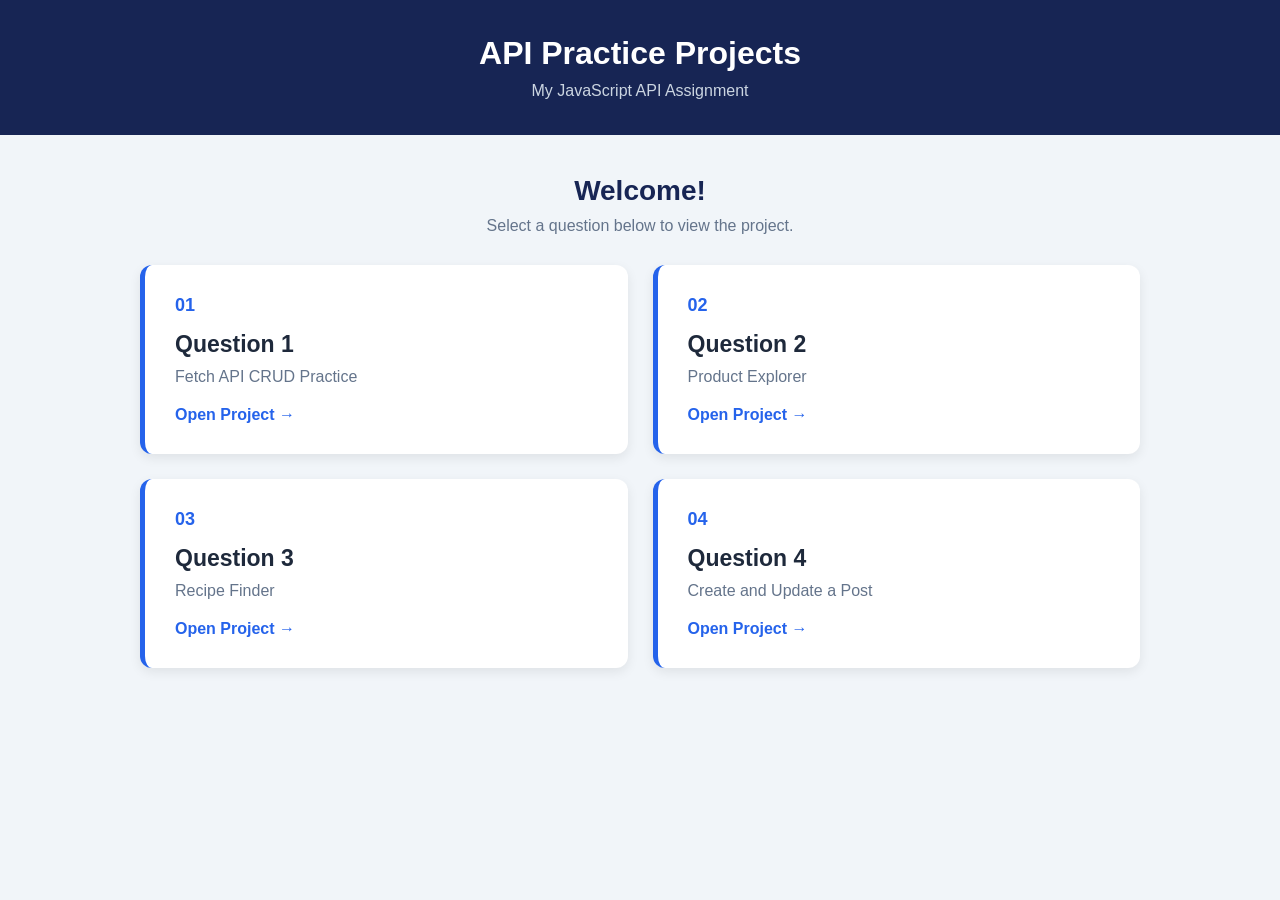
<file: index.html>
<!DOCTYPE html>
<html lang="en">
<head>
    <meta charset="UTF-8">
    <meta name="viewport" content="width=device-width, initial-scale=1.0">
    <title>API Practice Projects</title>
<style>
    
* {
    margin: 0;
    padding: 0;
    box-sizing: border-box;
}

body {
    font-family: Arial, sans-serif;
    background-color: #f1f5f9;
    color: #1e293b;
}

header {
    background-color: #172554;
    color: white;
    text-align: center;
    padding: 35px 15px;
}

header h1 {
    font-size: 32px;
    margin-bottom: 10px;
}

header p {
    color: #cbd5e1;
    font-size: 16px;
}

main {
    width: 90%;
    max-width: 1000px;
    margin: 40px auto;
}

.welcome {
    text-align: center;
    margin-bottom: 30px;
}

.welcome h2 {
    font-size: 28px;
    margin-bottom: 10px;
    color: #172554;
}

.welcome p {
    color: #64748b;
    font-size: 16px;
}

.projects {
    display: grid;
    grid-template-columns: repeat(2, 1fr);
    gap: 25px;
}

.card {
    background-color: white;
    padding: 30px;
    border-radius: 12px;
    text-decoration: none;
    color: #1e293b;
    box-shadow: 0 4px 12px rgba(0, 0, 0, 0.08);
    transition: 0.3s;
    border-left: 5px solid #2563eb;
}

.card:hover {
    transform: translateY(-6px);
    box-shadow: 0 8px 20px rgba(0, 0, 0, 0.13);
}

.number {
    color: #2563eb;
    font-size: 18px;
    font-weight: bold;
    margin-bottom: 15px;
}

.card h2 {
    font-size: 23px;
    margin-bottom: 10px;
}

.card p {
    color: #64748b;
    margin-bottom: 20px;
    font-size: 16px;
}

.card span {
    color: #2563eb;
    font-weight: bold;
}


@media (max-width: 600px) {
    .projects {
        grid-template-columns: 1fr;
    }

    header h1 {
        font-size: 25px;
    }
}

</style>
</head>
<body>

    <header>
        <h1>API Practice Projects</h1>
        <p>My JavaScript API Assignment</p>
    </header>

    <main>
        <section class="welcome">
            <h2>Welcome!</h2>
            <p>Select a question below to view the project.</p>
        </section>

        <section class="projects">

            <a href="crud.html" class="card">
                <div class="number">01</div>
                <h2>Question 1</h2>
                <p>Fetch API CRUD Practice</p>
                <span>Open Project →</span>
            </a>

            <a href="products.html" class="card">
                <div class="number">02</div>
                <h2>Question 2</h2>
                <p>Product Explorer</p>
                <span>Open Project →</span>
            </a>

            <a href="recipe.html" class="card">
                <div class="number">03</div>
                <h2>Question 3</h2>
                <p>Recipe Finder</p>
                <span>Open Project →</span>
            </a>

            <a href="type.html" class="card">
                <div class="number">04</div>
                <h2>Question 4</h2>
                <p>Create and Update a Post</p>
                <span>Open Project →</span>
            </a>

        </section>
    </main>


</body>
</html>
</file>
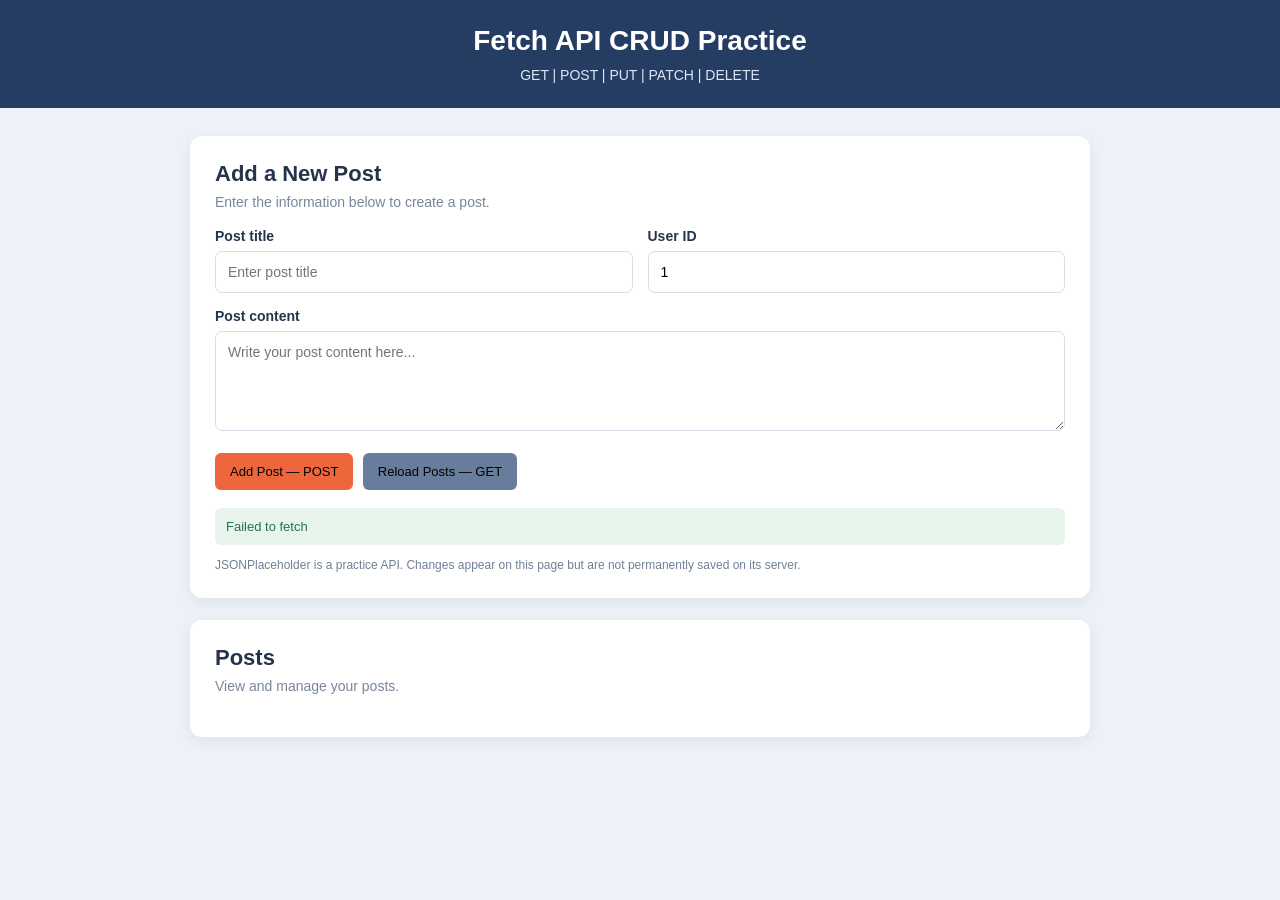
<file: crud.html>
<!DOCTYPE html>
<html>
<head>
    <title>Fetch API CRUD Practice</title>
    <link rel="stylesheet" href="crud.css">
</head>
<body>
    <header>
        <h1>Fetch API CRUD Practice</h1>
        <p>GET | POST | PUT | PATCH | DELETE</p>
    </header>

    <main class="container">
        <section class="box">
            <h2>Add a New Post</h2>
            <p class="subtitle">Enter the information below to create a post.</p>
            <form id="postForm">
                <div class="row">
                    <div class="field">
                        <label for="title">Post title</label>
                        <input type="text" id="title" placeholder="Enter post title" required>
                    </div>
                    <div class="field">
                        <label for="userId">User ID</label>
                        <input type="number" id="userId" value="1" min="1" required>
                    </div>
                </div>
                <div class="field">
                    <label for="body">Post content</label>
                    <textarea id="body" placeholder="Write your post content here..." required></textarea>
                </div>
                <button type="submit" class="add-button">Add Post — POST</button>
                <button type="button" id="reload" class="reload-button">Reload Posts — GET</button>
            </form>
            <p id="message">Loading posts...</p>
            <small>JSONPlaceholder is a practice API. Changes appear on this page but are not permanently saved on its server.</small>
        </section>

        <section class="box">
            <div class="posts-heading">
                <div>
                    <h2>Posts</h2>
                    <p class="subtitle">View and manage your posts.</p>
                </div>
                <span id="count"></span>
            </div>
            <div id="posts" class="posts"></div>
        </section>
    </main>
    <script src="crud.js"></script>
</body>
</html>
</file>
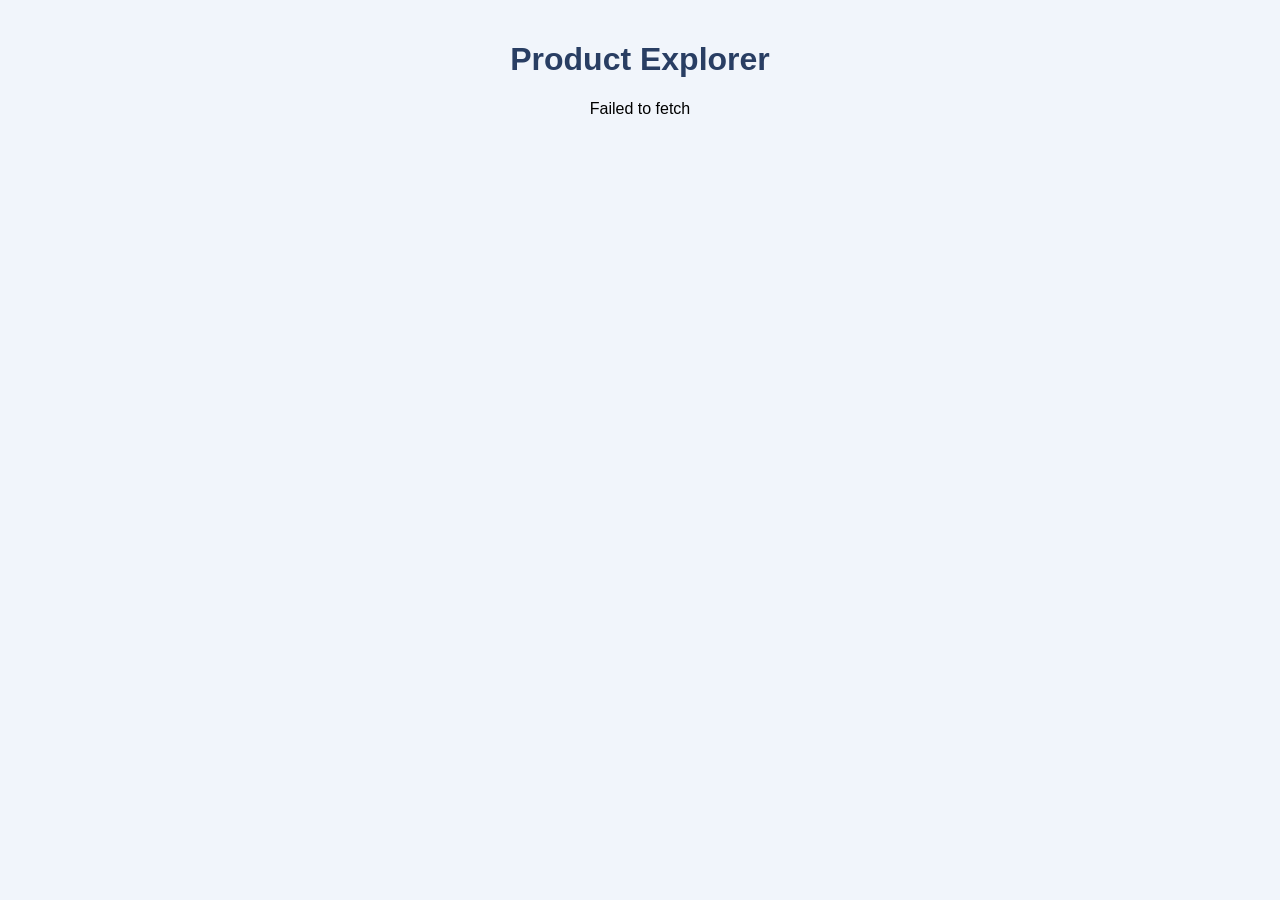
<file: products.html>
<!DOCTYPE html>
<html lang="en">
<head>
    <meta charset="UTF-8">
    <meta name="viewport" content="width=device-width, initial-scale=1.0">
    <title>Document</title>
    <link rel="stylesheet" href="products.css">
</head>
<body>
    
<h1>Product Explorer</h1>

<p id="message"></p>

<div id="products"></div>





    <script src="products.js"></script>
</body>
</html>
</file>
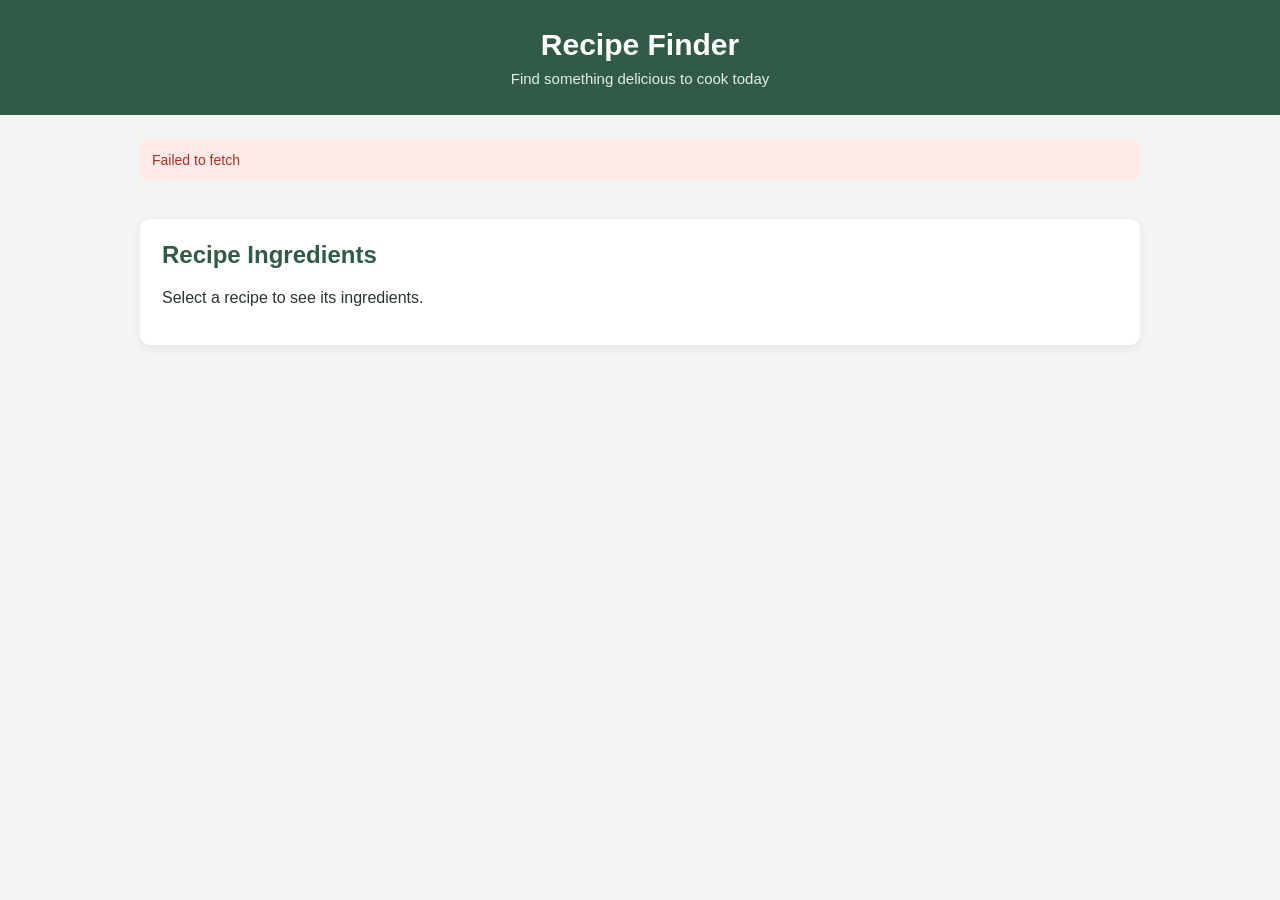
<file: recipe.html>
<!DOCTYPE html>
<html lang="en">
<head>
    <meta charset="UTF-8">
    <meta name="viewport" content="width=device-width, initial-scale=1.0">
    <title>Document</title>
    <link rel="stylesheet" href="recipe.css">
</head>
<body>
    

 <header>
        <h1>Recipe Finder</h1>
        <p>Find something delicious to cook today</p>
    </header>

    <main class="container">
        <p id="message">Loading recipes...</p>
        <section id="recipes" class="recipes"></section>

        <section id="details" class="details">
            <h2>Recipe Ingredients</h2>
            <p>Select a recipe to see its ingredients.</p>
        </section>
    </main>







    <script src="recipe.js"></script>
</body>
</html>
</file>
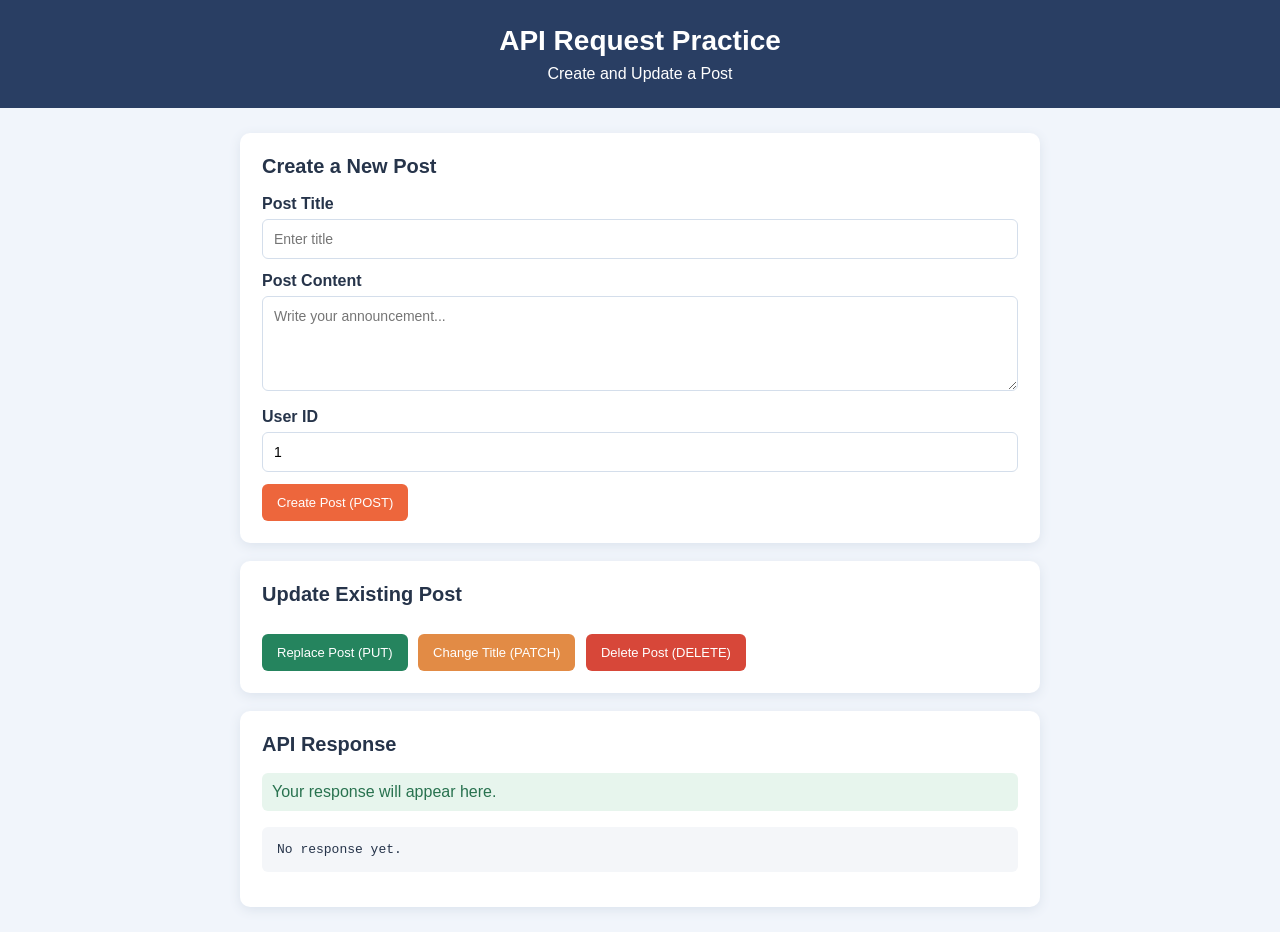
<file: type.html>
<!DOCTYPE html>
<html>
<head>
    <title>API Request Practice</title>
    <link rel="stylesheet" href="type.css">
</head>
<body>

    <header>
        <h1>API Request Practice</h1>
        <p>Create and Update a Post</p>
    </header>

    <div class="container">

        <div class="box">
            <h2>Create a New Post</h2>

            <form id="postForm">

                <label>Post Title</label>
                <input type="text" id="title"
                placeholder="Enter title" required>

                <label>Post Content</label>
                <textarea id="content"
                placeholder="Write your announcement..."
                required></textarea>

                <label>User ID</label>
                <input type="number" id="userId"
                value="1" min="1" required>

                <button type="submit">Create Post (POST)</button>

            </form>
        </div>


        <div class="box">
            <h2>Update Existing Post</h2>

            <button id="putButton" class="green">
                Replace Post (PUT)
            </button>

            <button id="patchButton" class="orange">
                Change Title (PATCH)
            </button>

            <button id="deleteButton" class="red">
                Delete Post (DELETE)
            </button>
        </div>


        <div class="box">
            <h2>API Response</h2>

            <p id="message">
                Your response will appear here.
            </p>

            <pre id="result">No response yet.</pre>
        </div>

    </div>

    <script src="type.js"></script>

</body>
</html>
</file>
<file: crud.css>
* {
    box-sizing: border-box;
}

body {
    margin: 0;
    font-family: Arial, sans-serif;
    background: #eef2f8;
    color: #26344a;
    font-size: 16px;
}

header {
    background: #263d63;
    color: white;
    text-align: center;
    padding: 25px 15px;
}

header h1 {
    margin: 0 0 10px;
    font-size: 28px;
}

header p {
    margin: 0;
    font-size: 14px;
    color: #dce6f5;
}

.container {
    width: 900px;
    max-width: 94%;
    margin: 28px auto;
}

.box {
    background: white;
    padding: 25px;
    margin-bottom: 22px;
    border-radius: 12px;
    box-shadow: 0 4px 14px rgba(38, 61, 99, 0.09);
}

h2 {
    margin: 0 0 7px;
    font-size: 22px;
}

.subtitle {
    margin: 0 0 18px;
    color: #78869a;
    font-size: 14px;
}

.row {
    display: flex;
    gap: 15px;
}

.field {
    width: 100%;
    margin-bottom: 15px;
}

label {
    display: block;
    margin-bottom: 7px;
    font-size: 14px;
    font-weight: bold;
}

input, textarea {
    width: 100%;
    padding: 12px;
    border: 1px solid #d4deeb;
    border-radius: 7px;
    font-family: Arial, sans-serif;
    font-size: 14px;
}

input:focus, textarea:focus {
    outline: none;
    border-color: #6686b6;
}

textarea {
    height: 100px;
    resize: vertical;
}

button {
    border: none;
    border-radius: 6px;
    padding: 11px 15px;
    margin: 3px 5px 3px 0;
    color: black;
    background-color: yellow;
    font-size: 13px;
    cursor: pointer;
}

button:hover {
    opacity: 0.88;
}

.add-button {
    background: #ed663c;
}

.reload-button {
    background: #687d9b;
}

#message {
    padding: 11px;
    margin: 15px 0 10px;
    border-radius: 6px;
    background: #e7f5ed;
    color: #28724f;
    font-size: 13px;
}

small {
    color: #718096;
    font-size: 12px;
}

.posts-heading {
    display: flex;
    justify-content: space-between;
    align-items: center;
}

#count {
    color: #718096;
    font-size: 13px;
}

.posts {
    display: grid;
    grid-template-columns: repeat(3, 1fr);
    gap: 15px;
}

.post {
    border: 1px solid #e0e7f0;
    border-radius: 9px;
    padding: 16px;
    background: #fcfdff;
    overflow-wrap: anywhere;
}

.post small {
    display: block;
    margin-bottom: 10px;
    color: #8290a4;
    font-size: 11px;
}

.post h4 {
    margin: 0 0 12px;
    color: #243754;
    font-size: 16px;
}

.post p {
    color: #596a80;
    font-size: 13px;
    line-height: 1.6;
    min-height: 75px;
}

.post button {
    padding: 8px 9px;
    margin: 3px 3px 0 0;
    font-size: 11px;
}

.green {
    background: #25845e;
}

.red {
    background: #d74739;
}

@media (max-width: 700px) {
    .posts {
        grid-template-columns: repeat(2, 1fr);
    }
}

@media (max-width: 480px) {
    .posts {
        grid-template-columns: 1fr;
    }

    .row {
        display: block;
    }

    .box {
        padding: 18px;
    }

    header h1 {
        font-size: 23px;
    }
}
</file>
<file: products.css>
body {
    font-family: Arial;
    background: #f1f5fb;
    margin: 0;
    padding: 20px;
}

h1 {
    text-align: center;
    color: #293e63;
}

#message {
    text-align: center;
}

#products {
    display: grid;
    grid-template-columns: repeat(3, 1fr);
    gap: 20px;
}

.product-card {
    background: white;
    padding: 15px;
    border-radius: 10px;
    text-align: center;
}

.product-card img {
    width: 100%;
    height: 180px;
    object-fit: contain;
}

.product-card h3 {
    color: #293e63;
}

.product-card p {
    color: #555;
}
</file>
<file: recipe.css>
* {
    box-sizing: border-box;
}

body {
    margin: 0;
    font-family: Arial, sans-serif;
    background: #f3f5f2;
    color: #29352d;
}

header {
    background: #315b46;
    color: white;
    text-align: center;
    padding: 28px 15px;
}

header h1 {
    margin: 0 0 8px;
    font-size: 30px;
}

header p {
    margin: 0;
    color: #e1eee5;
    font-size: 15px;
}

.container {
    width: 1000px;
    max-width: 94%;
    margin: 25px auto;
}

#message {
    background: #e4f1e8;
    color: #315b46;
    padding: 12px;
    border-radius: 7px;
    font-size: 14px;
}

.recipes {
    display: grid;
    grid-template-columns: repeat(3, 1fr);
    gap: 18px;
}

.recipe-card {
    background: white;
    border-radius: 10px;
    overflow: hidden;
    box-shadow: 0 3px 10px rgba(40, 65, 48, 0.10);
}

.recipe-card img {
    width: 100%;
    height: 190px;
    object-fit: cover;
}

.recipe-info {
    padding: 15px;
}

.recipe-info h3 {
    margin: 0 0 10px;
    color: #315b46;
    font-size: 18px;
}

.recipe-info p {
    margin: 7px 0;
    color: #657267;
    font-size: 14px;
}

.recipe-info button {
    margin-top: 10px;
    padding: 10px 14px;
    border: none;
    border-radius: 6px;
    background: #e28b45;
    color: white;
    cursor: pointer;
    font-size: 13px;
}

.recipe-info button:hover {
    background: #c97634;
}

.details {
    margin-top: 25px;
    padding: 22px;
    background: white;
    border-radius: 10px;
    box-shadow: 0 3px 10px rgba(40, 65, 48, 0.08);
}

.details h2 {
    margin-top: 0;
    color: #315b46;
}

.details ul {
    padding-left: 22px;
    line-height: 1.8;
}

.error {
    background: #fde9e7 !important;
    color: #a83226 !important;
}

@media (max-width: 750px) {
    .recipes {
        grid-template-columns: repeat(2, 1fr);
    }
}

@media (max-width: 500px) {
    .recipes {
        grid-template-columns: 1fr;
    }

    header h1 {
        font-size: 25px;
    }
}
</file>
<file: type.css>
body {
    margin: 0;
    font-family: Arial, sans-serif;
    background: #f1f5fb;
    color: #26344a;
}

header {
    background: #293e63;
    color: white;
    text-align: center;
    padding: 25px;
}

header h1 {
    margin: 0 0 8px;
    font-size: 28px;
}

header p {
    margin: 0;
}

.container {
    width: 800px;
    max-width: 94%;
    margin: 25px auto;
}

.box {
    background: white;
    padding: 22px;
    margin-bottom: 18px;
    border-radius: 10px;
    box-shadow: 0 3px 12px #dce3ed;
}

h2 {
    margin-top: 0;
    font-size: 20px;
}

label {
    display: block;
    margin: 13px 0 6px;
    font-weight: bold;
}

input, textarea {
    width: 100%;
    padding: 11px;
    border: 1px solid #d4deeb;
    border-radius: 6px;
    box-sizing: border-box;
    font-family: Arial;
    font-size: 14px;
}

textarea {
    height: 95px;
    resize: vertical;
}

button {
    border: none;
    border-radius: 6px;
    padding: 11px 15px;
    margin: 12px 6px 0 0;
    color: white;
    background: #ed663c;
    cursor: pointer;
    font-size: 13px;
}

button:hover {
    opacity: 0.85;
}

.green {
    background: #25845e;
}

.orange {
    background: #e28b45;
}

.red {
    background: #d74739;
}

#message {
    padding: 10px;
    background: #e7f5ed;
    color: #28724f;
    border-radius: 6px;
}

#result {
    background: #f4f6f9;
    padding: 15px;
    border-radius: 6px;
    white-space: pre-wrap;
    overflow-wrap: anywhere;
}

.error {
    background: #fde9e7 !important;
    color: #a83226 !important;
}
</file>
